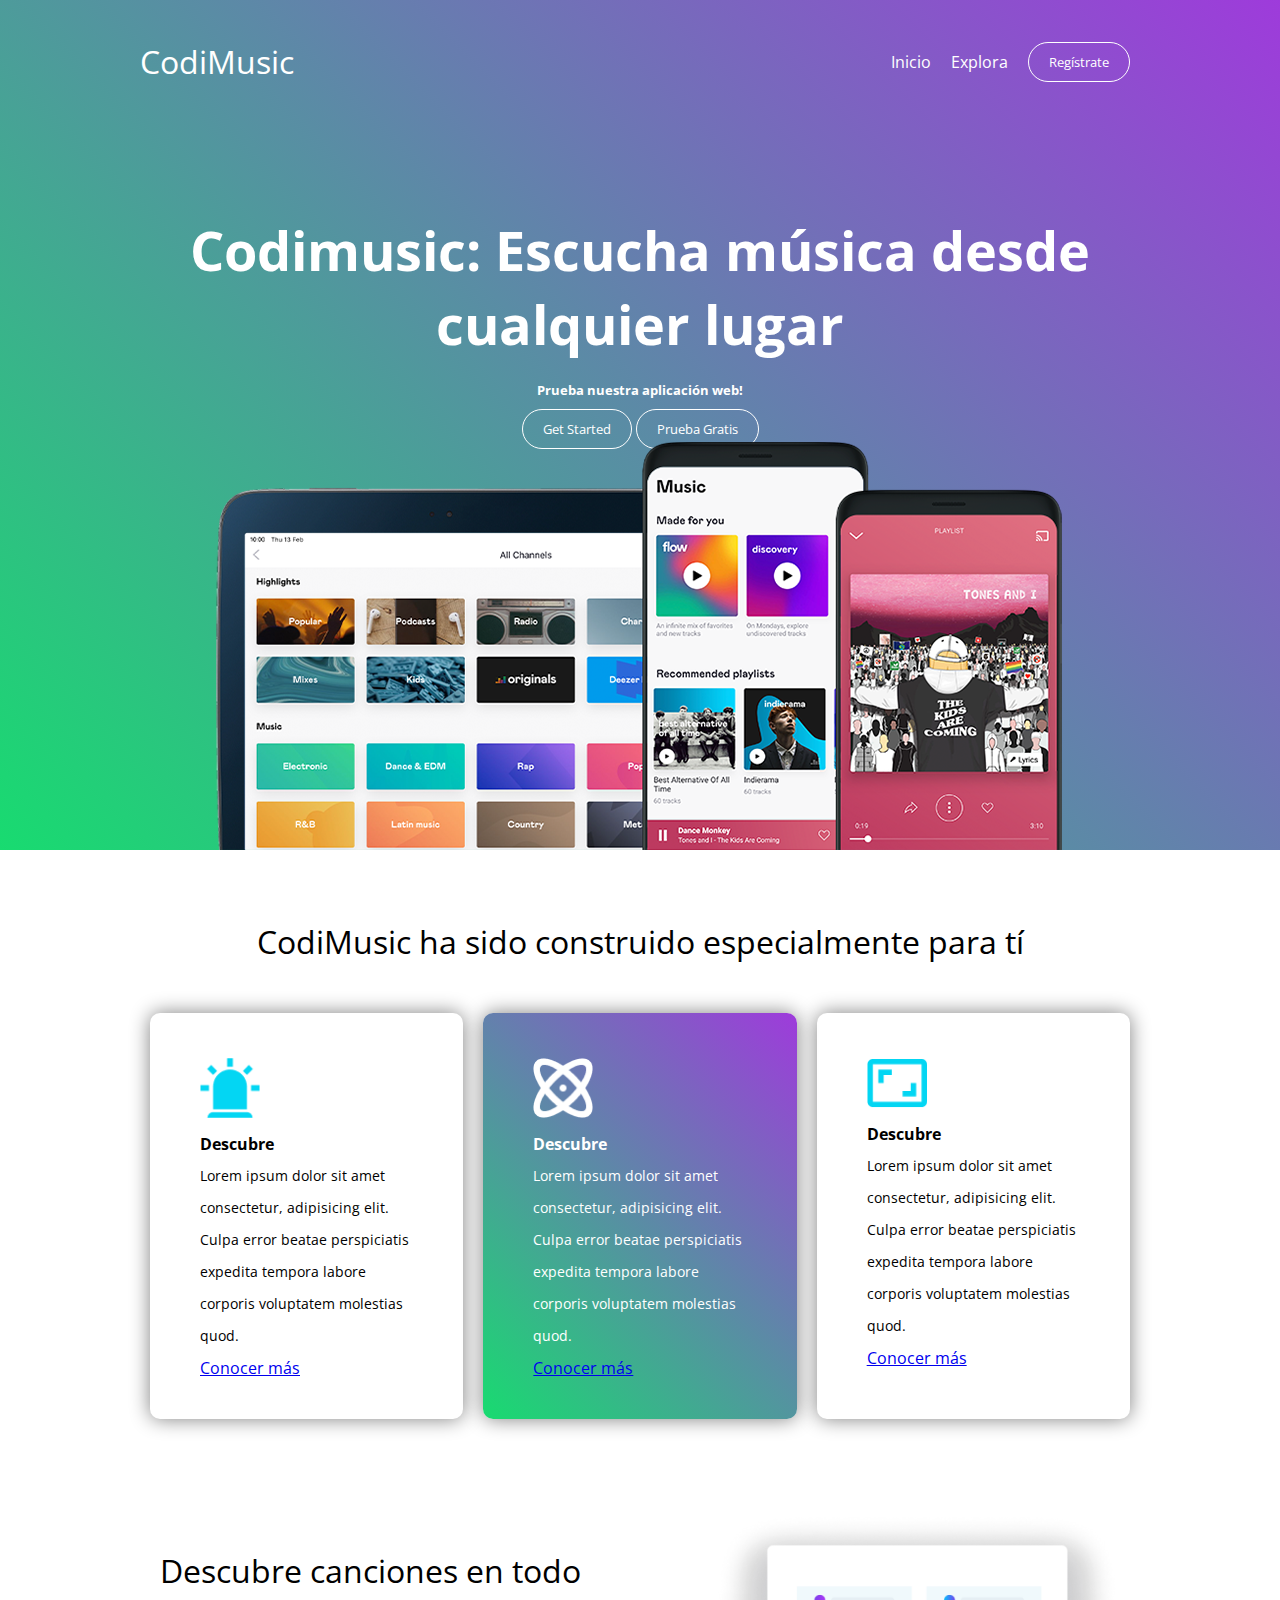
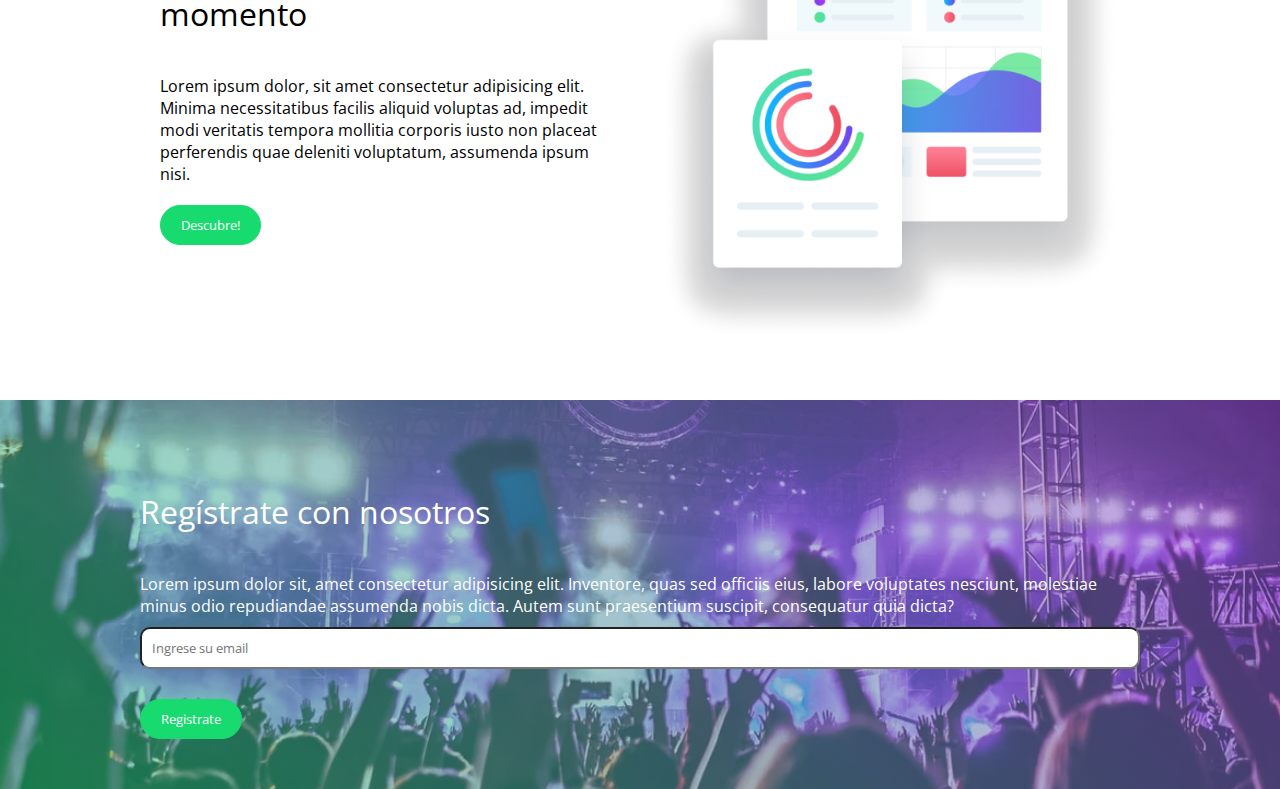
<file: Laboratorio03/index.html>
<!-- Va a indicar la V. de HTML en este caso la 5 -->
<!DOCTYPE html>
<html lang="es">
    <head>
        <!-- información técnica, navegador, buscadores -->
        <!-- Disclaimer, solo voy a hacer las partes estrictamente más importantes -->
        <meta charset="UTF-8" />
        <title>CodiMusic</title>
        <link rel="preconnect" href="https://fonts.googleapis.com" />
        <link rel="preconnect" href="https://fonts.gstatic.com" crossorigin />
        <link
            href="https://fonts.googleapis.com/css2?family=Open+Sans:wght@300;400;700&display=swap"
            rel="stylesheet"
        />
        <!-- font-awesome -->
        <link
            rel="stylesheet"
            href="https://cdnjs.cloudflare.com/ajax/libs/font-awesome/6.0.0-beta2/css/all.min.css"
            integrity="sha512-YWzhKL2whUzgiheMoBFwW8CKV4qpHQAEuvilg9FAn5VJUDwKZZxkJNuGM4XkWuk94WCrrwslk8yWNGmY1EduTA=="
            crossorigin="anonymous"
            referrerpolicy="no-referrer"
        />
        <!-- agregamos nuestro css -->
        <link rel="stylesheet" href="css/estilos.css" />
    </head>
    <body>
        <!-- class ? -->
        <!-- nos va a servir más adelante para identificar etiquetas ó grupos de etiquetas-->
        <header class="gradiente">
            <nav class="navegacion contenedor">
                <h2 class="logo"><i class="fas fa-headphones-alt"></i>CodiMusic</h2>
                <!-- unordered list, lista desordenada -->
                <ul class="links">
                    <li>Inicio</li>
                    <li>Explora</li>
                    <li>
                        <button class="btn-white">Regístrate</button>
                    </li>
                </ul>
            </nav>
            <!-- hero -->
            <section class="hero">
                <!-- h1 ... h6 -->
                <h1>Codimusic: Escucha música desde cualquier lugar</h1>
                <h5>Prueba nuestra aplicación web!</h5>
                <div>
                    <button class="btn-white">Get Started</button>
                    <button class="btn-white" id="btnPrueba">Prueba Gratis</button>
                </div>
                <img src="assets/img/visual_desktop.png" alt="imagen apps" class="img_apps" />
            </section>
        </header>

        <!-- main - principal -->
        <main>
            <div class="contenedor">
                <!-- caracteristicas -->
                <section class="caracteristicas">
                    <h2>CodiMusic ha sido construido especialmente para tí</h2>
                    <div class="tarjetas">
                        <!-- tarjeta -->
                        <div class="tarjeta">
                            <img src="assets/img/idea.png" alt="icon_idea" />
                            <h4>Descubre</h4>
                            <p>
                                Lorem ipsum dolor sit amet consectetur, adipisicing elit. Culpa error beatae
                                perspiciatis expedita tempora labore corporis voluptatem molestias quod.
                            </p>
                            <a href="#">Conocer más</a>
                        </div>
                        <!-- tarjeta -->
                        <div class="tarjeta gradiente">
                            <img src="assets/img/atom.png" alt="icon_idea" />
                            <h4>Descubre</h4>
                            <p>
                                Lorem ipsum dolor sit amet consectetur, adipisicing elit. Culpa error beatae
                                perspiciatis expedita tempora labore corporis voluptatem molestias quod.
                            </p>
                            <a href="#">Conocer más</a>
                        </div>
                        <!-- tarjeta -->
                        <div class="tarjeta">
                            <img src="assets/img/iconscreen.png" alt="icon_idea" />
                            <h4>Descubre</h4>
                            <p>
                                Lorem ipsum dolor sit amet consectetur, adipisicing elit. Culpa error beatae
                                perspiciatis expedita tempora labore corporis voluptatem molestias quod.
                            </p>
                            <a href="#">Conocer más</a>
                        </div>
                    </div>
                </section>
            </div>

            <!-- funcionalidades -->
            <div class="contenedor">
                <section class="funcionalidades">
                    <div class="func_descripcion">
                        <!-- texto -->
                        <h2>Descubre canciones en todo momento</h2>
                        <p>
                            Lorem ipsum dolor, sit amet consectetur adipisicing elit. Minima necessitatibus facilis
                            aliquid voluptas ad, impedit modi veritatis tempora mollitia corporis iusto non placeat
                            perferendis quae deleniti voluptatum, assumenda ipsum nisi.
                        </p>
                        <button class="btn_verde">Descubre!</button>
                    </div>
                    <div class="func_imagen">
                        <img src="assets/img/mini_screen.png" />
                    </div>
                </section>
            </div>

            <!-- registrate -->
            <section class="registrate">
				<div class="mascara gradiente"></div>
                <div class="contenedor accion">
                    <h2>Regístrate con nosotros</h2>
                    <p>
                        Lorem ipsum dolor sit, amet consectetur adipisicing elit. Inventore, quas sed officiis eius,
                        labore voluptates nesciunt, molestiae minus odio repudiandae assumenda nobis dicta. Autem sunt
                        praesentium suscipit, consequatur quia dicta?
                    </p>
                    <form>
                        <input type="email" placeholder="Ingrese su email" />
                        <button type="submit" class="btn_verde">Registrate</button>
                    </form>
                </div>
            </section>
        </main>

		<!-- Estructura del Modal -->
		<!-- modal - parte gris -->
		<!-- class => css, id=> Javascript -->
		<div id="miModal" class="modal">
			<!-- modal-content - contenido del modal -->
			<div class="modal-content">
				<span 
				class="cerrar" 
				id="btnCerrar"
				>
					X
				</span>
				<div class="busqueda">
					<input type="text" id="inputBusqueda" placeholder="Ej. X DINERO">
					<button class="btn_verde" id="btnBusqueda">Buscar</button>
				</div>
				<!-- canciones - van a aparecer las canciones despues -->
				<div class="canciones" id="divCanciones">

				</div>
			</div>
		</div>

		<!-- javascript -->
		<script src="js/app.js"></script>
    </body>
</html>
</file>
<file: Laboratorio03/css/estilos.css>
/* Variables */
/* :root, me indica que van a funcionar como un grupo de reglas */
:root {
    /* --nombrevariable:valor */
    --color1: #18db70;
    --color2: #9e3bdb;
}

/* *, es un selector que aplica a todo, en este caso a todo lo que este dentro del body */
* {
    margin: 0;
    padding: 0;
    /* arreglo temporal */
    /* border:grosor tipo color */
    /*border: 1px solid red;*/
    /* indica que el tamaño que nosotros indicamos ya sea para ancho o altura considere contenido + padding + borde */
    box-sizing: border-box;
    /* cambiar la fuente de todo */
    /* en caso Open sans no se encuentre, cargará sans-serif */
    font-family: "Open Sans", sans-serif;
}

/* clases reutilizables o generales */

header {
    color: white;
    position: relative;
    min-height: 850px; /*img tendrá un absolute*/
}

section {
    padding: 30px 0;
}

button {
    /*forma*/
    border-radius: 20px;
    max-height: 40px;
    padding: 10px 20px;
}

h2 {
    font-weight: 400;
    margin: 40px 0;
    font-size: 32px;
}

input {
    display: block;
    width: 100%;
    padding: 10px;
    margin: 10px 0;
    border-radius: 10px;
}

.btn-white {
    background-color: transparent;
    color: white;
    border: 1px solid white;
}

/* cuando el mouse este encima de estos elementos */
.btn-white:hover {
    background-color: white;
    color: gray;
    /* para que el icono del puntero cambie */
    cursor: pointer;
}

.btn_verde {
    background-color: var(--color1);
    border: 1px solid var(--color1);
    color: white;
    margin-top: 20px;
}

.btn_verde:hover {
    background-color: transparent;
    color: var(--color1);
}

.gradiente {
    /* linear-gradient(angulo, color1, color2) */
    background-image: linear-gradient(45deg, var(--color1), var(--color2));
}

.contenedor {
    max-width: 1000px;
    /* centrar horizontalmente este contenedor */
    /* margin: arribayabajo costados */
    margin: 0 auto;
}

.img_apps {
    position: absolute;
    bottom: 0;
}

/* NUNCA UTILICEN INLINE, INLINE-BLOCK */

/* NAVEGACIÓN */

.navegacion {
    display: flex;
    justify-content: space-between;
}

/* todos los elementos ul dentro de .navegacion */
/* .navegacion ul */
.links {
    display: flex;
    /* flex-direction:row, por default */
    /* list-style-type, indica el tipo de viñeta, es removerla al ponerle none */
    list-style-type: none;
    align-items: center;
}

.links li {
    margin: 0 10px;
}

/* 	HERO */

.hero {
    display: flex;
    flex-direction: column;
    align-items: center;
    padding: 80px;
}

.hero h1,
h5 {
    margin: 10px;
}

.hero h1 {
    /* text-align me permite indicar la alineación del texto */
    text-align: center;
    font-weight: 700;
    font-size: 54px;
}

/* CARACTERISTICAS */

.caracteristicas h2 {
    /* Texto */
    text-align: center;
}

.tarjetas {
    display: flex;
}

.tarjeta {
    margin: 10px;
    padding: 40px 50px;
    border-radius: 10px;
    /* box-shadow: despX despY difuminado color */
    box-shadow: 0 0 20px gray;
}

/* todos los elementos que esten dentro de .tarjeta */
.tarjeta * {
    margin: 5px 0;
}

.tarjeta img {
    width: 60px;
}

.tarjeta p {
    font-size: 14px;
    /* line-height - indica el espaciado entre lineas de texto */
    line-height: 32px;
}

/* pseudoclase */
/* nth-of-type(numero) */
.tarjeta:nth-of-type(2) {
    color: white;
}

/* FUNCIONALIDADES */

.funcionalidades {
    display: flex;
}

/* , funciona como y */
.func_descripcion,
.func_imagen {
    padding: 20px;
    max-width: 50%;
}

.func_imagen img {
    max-width: 100%;
}

/* REGISTRARSE */
.registrate {
    /* .. salir de la carpeta */
    background-image: url("../assets/img/background2.webp");
    background-size: cover;
    background-position: center;
    color: white;
    padding: 50px;
    position: relative;
}

.mascara {
    height: 100%;
    width: 100%;
    position: absolute;
    top: 0;
    left: 0;
    /*opacity: 0 a 1*/
    opacity: 0.5;
}

.accion {
    position: relative;
}

/* Modal */
.modal {
    display: none; /*quiero que este escondido*/
    position: fixed;
    left: 0;
    top: 0;
    z-index: 1;
    width: 100%;
    height: 100%;
    overflow: auto;
    /* rgba(0-255, 0-255, 0-255, 0-1) */
    background-color: rgba(0, 0, 0, 0.4);
}

.modal-content {
    background-color: white;
    padding: 20px;
    margin: auto;
    border: 1px solid gray;
    width: 80%;
}

.busqueda {
    padding: 40px;
    display: flex;
}

.canciones {
    width: 100%;
    display: flex;
    flex-wrap: wrap;
}

.cancion-container {
    padding: 20px;
    max-width: 20%;
    /* height: 600px; */
    /* overflow-y: auto; */
}

.cancion {
    background-color: white;
    padding: 20px;
    border-radius: 10px;
    box-shadow: 0 0 10px gray;
}

.cancion-content {
    display: flex;
    flex-direction: column;
    align-items: center;
}

.cancion-img img {
    width: 100%;
}

audio {
    width: 100%;
}

/* -------------media queries----------------- */
@media screen and (max-width: 800px) {
    .tarjetas {
        flex-direction: column;
    }
}
</file>
